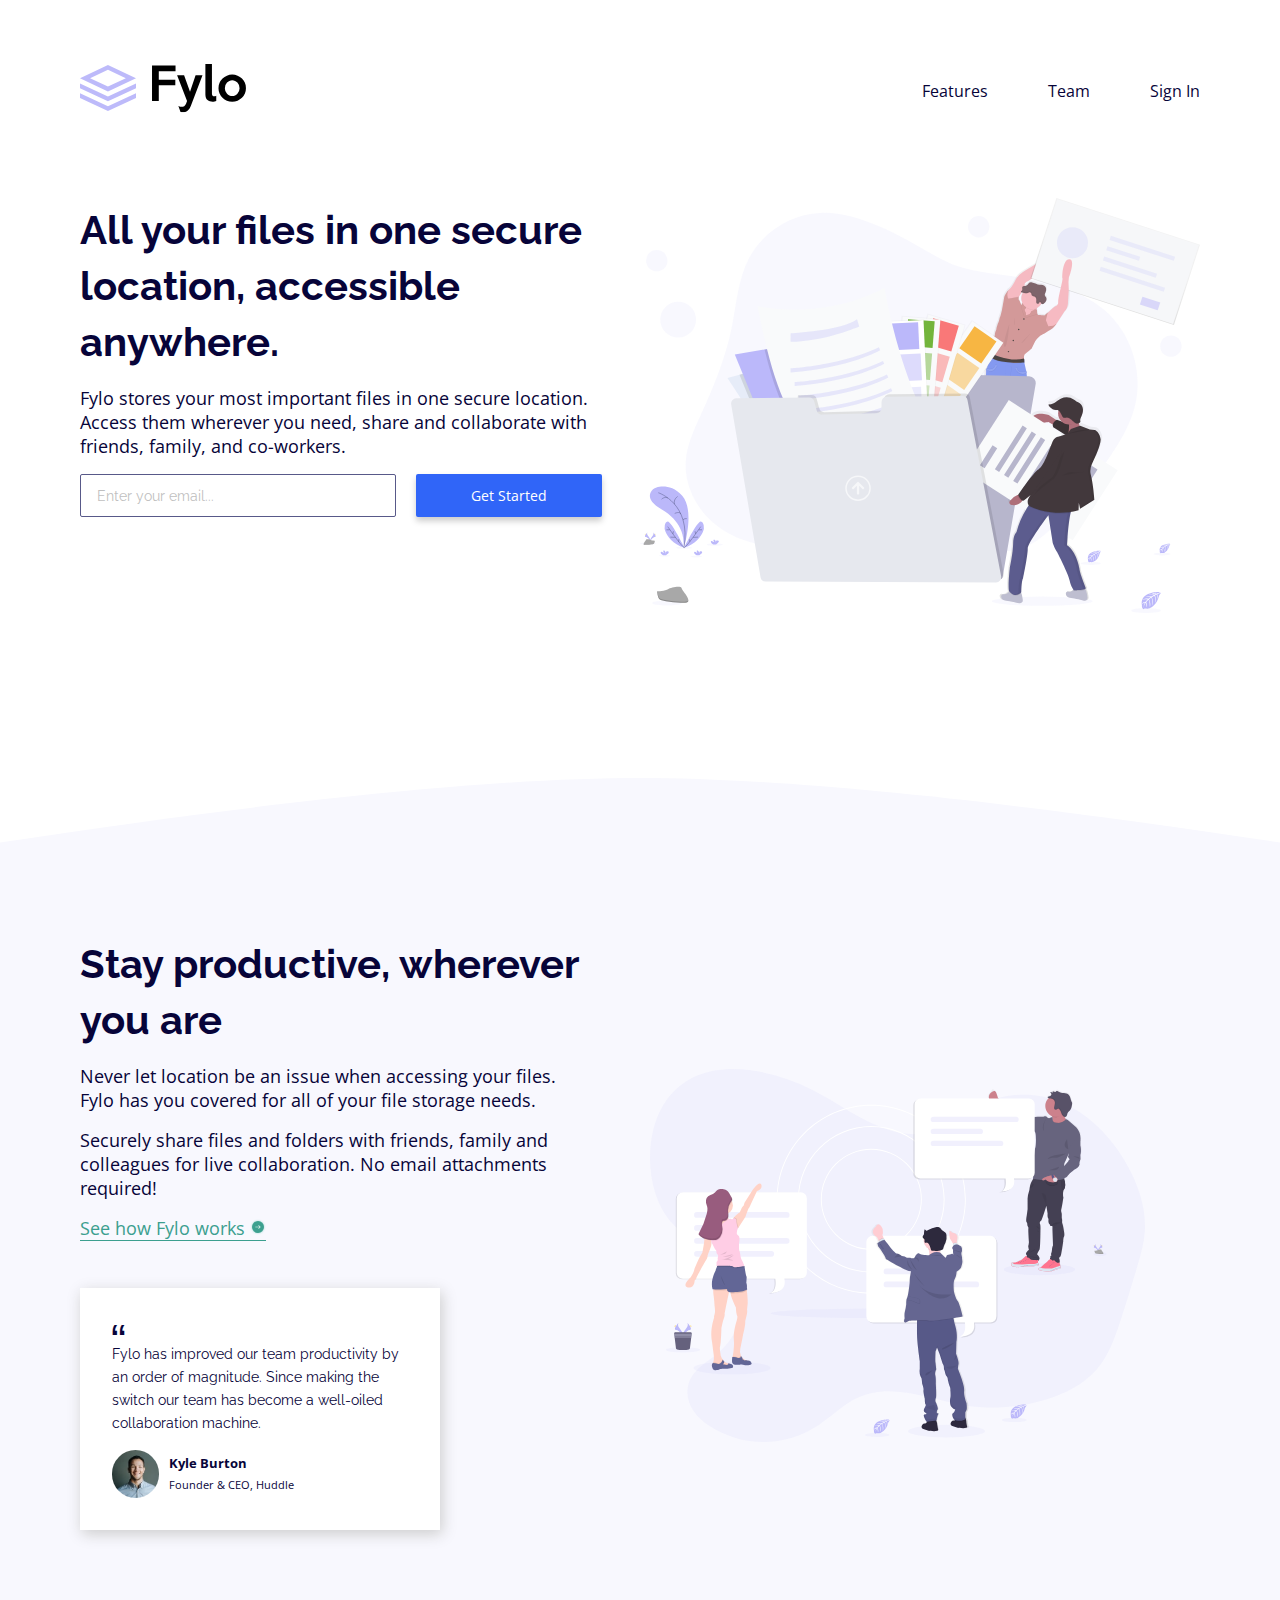
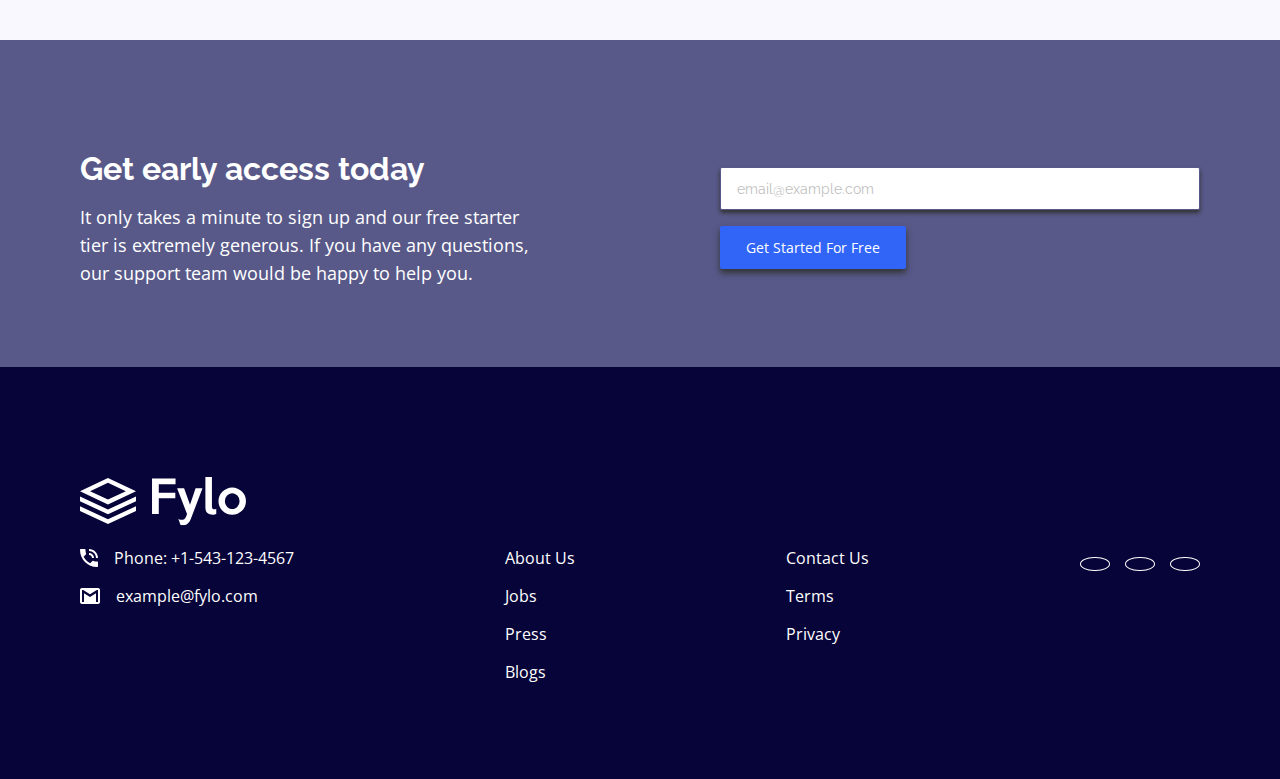
<file: index.html>
<!DOCTYPE html>
<html lang="en">

<head>
  <meta charset="UTF-8">
  <meta name="viewport" content="width=device-width, initial-scale=1.0">

  <link rel="icon" type="image/png" sizes="32x32" href="./images/favicon-32x32.png">
  <link rel="stylesheet" type="text/css" href="styles.css" />
  <link rel="preconnect" href="https://fonts.gstatic.com">
  <link href="https://fonts.googleapis.com/css2?family=Open+Sans&family=Raleway:wght@400;700&display=swap"
    rel="stylesheet">
  <link rel="stylesheet" href="https://cdnjs.cloudflare.com/ajax/libs/font-awesome/5.15.3/css/all.min.css" integrity="sha512-iBBXm8fW90+nuLcSKlbmrPcLa0OT92xO1BIsZ+ywDWZCvqsWgccV3gFoRBv0z+8dLJgyAHIhR35VZc2oM/gI1w==" crossorigin="anonymous" referrerpolicy="no-referrer" />
  <title>Luis Polanco | Fylo landing page with two column layout</title>

</head>

<body>

  <header>

    <div id="header-logo">
      <img src="./images/logo.svg" alt="Fylo" />
    </div>

    <nav>
      <ul>
        <li><a href="https://luispolanco25.github.io/fylo-landing-page-with-two-column-layout/">Features</a></li>
        <li><a href="https://luispolanco25.github.io/fylo-landing-page-with-two-column-layout/">Team</a></li>
        <li><a href="https://luispolanco25.github.io/fylo-landing-page-with-two-column-layout/">Sign In</a></li>
      </ul>
    </nav>

  </header>

  <main>

    <section id="introduction">

      <div id="introduction-texts">

        <h1>All your files in one secure location, accessible anywhere.</h1>
        <p>
          Fylo stores your most important files in one secure location.
          Access them wherever you need, share and collaborate with friends,
          family, and co-workers.
        </p>

        <form id="get-started">
          <input type="text" name="email" aria-label="Email address" placeholder="Enter your email..."
            autocomplete="off" />
            <button class="form-buttons" type="submit">Get Started</button>
            <p></p>
        </form>

      </div>

      <div id="introduction-img-container">
        <img src="./images/illustration-1.svg" alt="Securing files" />
      </div>

    </section>

    <img src="./images/bg-curve-desktop.svg" alt="Curve" class="desktop" />
    <img src="./images/bg-curve-mobile.svg" alt="Curve" class="mobile" />

    <section id="testimonials">

      <div id="testimonials-text">

        <h2>Stay productive, wherever you are</h2>
        <p>
          Never let location be an issue when accessing your files. Fylo has you
          covered for all of your file storage needs.
        </p>
        <p>
          Securely share files and folders with friends, family and colleagues for
          live collaboration. No email attachments required!
        </p>
        <p id="see-how">
          <a href="https://luispolanco25.github.io/fylo-landing-page-with-two-column-layout/">
            See how Fylo works <img src="./images/icon-arrow.svg" alt="arrow" />
          </a>
        </p>

        <div id="burton-testimonial">

          <img src="./images/icon-quotes.svg" alt="quotes" />
          <p>
            Fylo has improved our team productivity by an order of magnitude. Since
            making the switch our team has become a well-oiled collaboration machine.
          </p>

          <div id="description">
            <img src="./images/avatar-testimonial.jpg" alt="Kyle Burton" />
            <div>
              <h3>Kyle Burton</h3>
              <small>Founder & CEO, Huddle</small>
            </div>
          </div>

        </div>

      </div>

      <div id="testimonials-img-container">
        <img src="./images/illustration-2.svg" alt="People being productive" />
      </div>

    </section>

  </main>

  <footer>

    <div id="early-access">

      <div id="early-text">
        <h2>Get early access today</h2>
        <p>
          It only takes a minute to sign up and our free starter tier is extremely generous.
          If you have any questions, our support team would be happy to help you.
        </p>
      </div>

      <form id="footer-form">
        <input type="text" name="email" aria-label="Email address" placeholder="email@example.com"
          autocomplete="off" />
          <p></p>
        <button class="form-buttons" type="submit">Get Started For Free</button>
      </form>

    </div>

    <div id="contact">

      <div id="logo">
        <img src="./images/logo.svg" alt="Fylo" id="footer-logo" />
      </div>
      
      <div id="contact-text">

        <div id="info">
          
          <div>
            <img src="./images/icon-phone.svg" alt="Phone" />
            <span>Phone: +1-543-123-4567</span>  
          </div>
          
          <div>
            <img src="./images/icon-email.svg" alt="Email" />
            <span>example@fylo.com</span>
          </div>
          
        </div>
  
        <ul>
          <li><a href="https://luispolanco25.github.io/fylo-landing-page-with-two-column-layout/">About Us</a></li>
          <li><a href="https://luispolanco25.github.io/fylo-landing-page-with-two-column-layout/">Jobs</a></li>
          <li><a href="https://luispolanco25.github.io/fylo-landing-page-with-two-column-layout/">Press</a></li>
          <li><a href="https://luispolanco25.github.io/fylo-landing-page-with-two-column-layout/">Blogs</a></li>
        </ul>
  
        <ul>
          <li><a href="https://luispolanco25.github.io/fylo-landing-page-with-two-column-layout/">Contact Us</a></li>
          <li><a href="https://luispolanco25.github.io/fylo-landing-page-with-two-column-layout/">Terms</a></li>
          <li><a href="https://luispolanco25.github.io/fylo-landing-page-with-two-column-layout/">Privacy</a></li>
        </ul>
  
        <div id="social-media">
          <button title="Facebook" aria-label="Facebook button"><i class="fab fa-facebook-f"></i></button>
          <button title="Twitter" aria-label="Twitter button"><i class="fab fa-twitter"></i></button>
          <button title="Instagram" aria-label="Instagram button"><i class="fab fa-instagram"></i></button>
        </div>
        
      </div>
      
    </div>

  </footer>

  <script type="module" src="./index.js"></script>
  
</body>

</html>
</file>
<file: styles.css>
:root {
    --dark-blue: hsl(243, 87%, 12%);
    --desaturated-blue: hsl(238, 22%, 44%);
    --bright-blue: hsl(224, 93%, 58%);
    --moderate-cyan: hsl(170, 45%, 43%);
    --grayish-blue: hsl(240, 75%, 98%);
    --light-gray: hsl(0, 0%, 75%);
    
    --regular: 400;
    --bold: 700;
    
    --raleway: 'Raleway', sans-serif;
    --open: 'Open Sans', sans-serif;

    --ease: all 300ms ease;
}

* {
    margin: 0px;
    padding: 0px;
    box-sizing: border-box;
}

html {
    font-family: var(--open);
    font-size: 16px;
}

body {
    width: 100%;
    min-height: 100vh;
}

header {
    margin-top: 64px;
    display: flex;
    justify-content: space-between;
    align-items: center;
    margin-bottom: 80px;
}

#header-logo {
    margin-left: 80px;
}

header nav {
    margin-right: 80px;
}

header nav ul {
    display: flex;
}

header nav ul li {
    list-style: none;
    margin-right: 60px;
}

header nav ul li:last-child {
    margin-right: 0;
}

header nav ul li a {
    text-decoration: none;
    color: var(--dark-blue);
    font-weight: var(--regular);
    transition: var(--ease);
}

header nav ul li a:hover {
    filter: contrast(20%);
}

#introduction {
    display: flex;
    justify-content: space-between;
    align-items: center;
    width: 100%;
    margin-bottom: 160px;
}

main h1, main h2 {
    color: var(--dark-blue);
    font-family: var(--raleway);
    font-weight: var(--bold);
    font-size: 2.5rem;
    line-height: 1.4;
    margin-bottom: 1rem;
}

main p {
    color: var(--dark-blue);
    font-weight: var(--regular);
    font-size: 1.1rem;
    width: 88%;
    margin-bottom: 1rem;
}

#introduction #introduction-texts {
    margin-left: 80px;
    flex-basis: 50%;
    margin-top: -80px;
}

#introduction-texts p {
    width: 92%;
}

#introduction #introduction-img-container {
    margin-right: 80px;
    flex-basis: 50%;
}

#introduction #introduction-img-container img {
    width: 100%;
}

#introduction #introduction-texts form input {
    font-size: 0.9rem;
    padding: 0.75rem;
    padding-left: 1rem;
    padding-right: 2rem;
    font-family: var(--raleway);
    width: 316px;
    border: 1px solid var(--desaturated-blue);
    border-radius: 2px;
    outline: none;
    margin-right: 1rem;
    margin-bottom: 1rem;
}

#introduction #introduction-texts form input::placeholder {
    color: var(--light-gray);
}

.form-buttons {
    background-color: var(--bright-blue);
    width: 186px;
    padding: 0.75rem;
    color: white;
    font-size: 0.9rem;
    font-family: var(--open);
    font-weight: var(--regular);
    border: none;
    border-radius: 2px;
    box-shadow: 0px 4px 6px #ccc;
    cursor: pointer;
    transition: var(--ease);
}

.form-buttons:hover {
    background-color: hsl(210, 93%, 62%);
}

form p {
    font-size: 0.8rem !important;
    margin-top: -0.8rem !important;
    margin-bottom: 0.8rem;
}

.desktop {
    width: 100%;
}

.mobile {
    display: none;
    width: 100%;
}

#testimonials {
    background-color: #F8F8FE;
    margin-top: -0.5rem;
    display: flex;
    justify-content: space-between;
    align-items: center;
}

#testimonials-text {
    margin-left: 80px;
    margin-top: 60px;
    margin-right: 3rem;
}

#testimonials-text p {
    width: 98%;
}

#testimonials-text #see-how a {
    text-decoration: none;
    color: var(--moderate-cyan);
    border-bottom: 1px solid var(--moderate-cyan);
    transition: var(--ease);
}

#testimonials-text #see-how a:hover {
    filter: brightness(135%);
}

#testimonials-img-container {
    margin-right: 80px;
}

#testimonials-img-container img {
    width: 90%;
}

#burton-testimonial {
    background-color: white;
    width: 360px;
    padding: 32px;
    color: var(--dark-blue);
    margin-top: 3rem;
    margin-bottom: 110px;
    box-shadow: 2px 4px 14px #ccc;
}

#burton-testimonial p {
    font-family: var(--raleway);
    font-weight: var(--regular);
    font-size: 0.9rem;
    width: 100%;
    line-height: 1.6;
}

#burton-testimonial #description {
    display: flex;
    align-items: center;
}

#burton-testimonial #description img {
    width: 32px;
    flex-basis: 16%;
    border-radius: 50%;
    margin-right: 0.6rem;
}

#burton-testimonial #description div {
    flex-basis: 80%;
}

#burton-testimonial #description div h3 {
    font-weight: var(--bold);
    font-size: 0.8rem;
}

#burton-testimonial #description div small {
    font-size: 0.7rem;
}

footer #early-access, footer #contact {
    padding: 110px 80px 80px 80px;
}

footer #early-access {
    display: flex;
    background-color: var(--desaturated-blue);
    color: white;
    align-items: center;
    justify-content: space-between;
}

#early-text {
    flex-basis: 42%;
}

#early-access h2 {
    font-family: var(--raleway);
    font-size: 2rem;
    margin-bottom: 1rem;
    font-weight: var(--bold);
}

#early-access p {
    font-size: 1.1rem;
    font-weight: var(--regular);
    line-height: 1.6;
}

#early-access form {
    display: flex;
    flex-direction: column;
}

#early-access form input {
    font-size: 0.9rem;
    padding: 0.75rem;
    padding-left: 1rem;
    padding-right: 2rem;
    font-family: var(--raleway);
    width: 480px;
    border: 1px solid var(--desaturated-blue);
    border-radius: 2px;
    outline: none;
    margin-bottom: 1rem;
    box-shadow: 0px 3px 4px #333;
}

#early-access form input::placeholder {
    color: var(--light-gray);
}

#early-access form button {
    box-shadow: 0px 4px 6px #333;

}

footer #contact {
    display: flex;
    flex-direction: column;
    background-color: var(--dark-blue);
    color: white;
}

#contact #footer-logo {
    filter: brightness(0) invert(1);
    margin-bottom: 1rem;
}

#contact #contact-text {
    display: flex;
    justify-content: space-between;
    align-items: flex-start;
}

#contact #info div {
    display: flex;
    margin-bottom: 1rem;
    align-items: center;
}

#contact #info div img {
    margin-right: 1rem;
}

#contact ul li {
    list-style: none;
    margin-bottom: 1rem;
}

#contact ul li a {
    text-decoration: none;
    color: white;
    transition: var(--ease);
}

#contact ul li a:hover {
    color: var(--desaturated-blue);
}

#social-media button {
    background: transparent;
    color: white;
    font-size: 0.8rem;
    border: 1px solid white;
    padding: 0.4rem;
    border-radius: 50%;
    width: 30px;
    margin-right: 0.7rem;
    cursor: pointer;
    transition: var(--ease);
}

#social-media button:hover {
    color: var(--desaturated-blue);
    border: 1px solid var(--desaturated-blue);
}

#social-media button:last-child {
    margin-right: 0;
}

@media (max-width: 1205px) {
    header {
        margin-bottom: 110px;
    }

    #introduction-texts {
        margin-top: -40px;
    }
    
    #get-started p {
        margin-top: 1rem !important;
    }
}

@media (max-width: 1030px) {
    #footer-form input {
        width: 320px !important;
    }

    #testimonials-img-container img {
        width: 100%;
    }
}

@media (max-width: 820px) {
    html {
        font-size: 14px;
    }

    #social-media button {
        width: 26px;
    }

    #burton-testimonial {
        width: 300px;
    }

    #get-started input {
        width: 185px !important;
    }

    main h1, main h2, footer h2 {
        font-size: 2.2rem;
    }

    main p, footer p, footer a {
        width: 100%;
        font-size: 1.05rem;
    }

    #footer-form input {
        width: 240px !important;
    }
}

@media (max-width: 725px) {
    #testimonials-img-container img {
        width: 250px;
    }

    #introduction #introduction-img-container img {
        width: 350px;
    }
}
</file>
